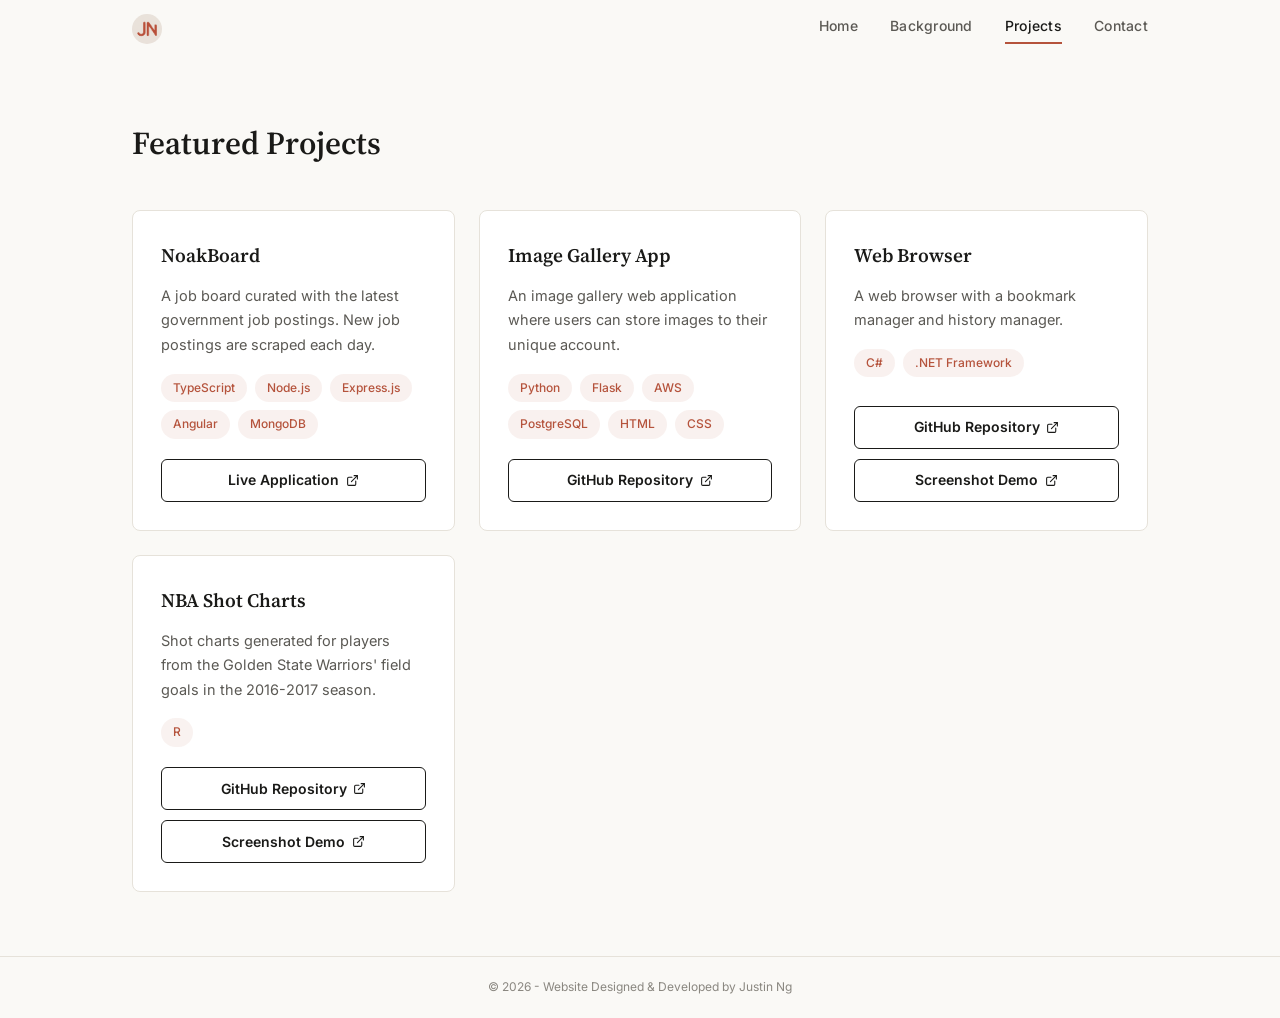
<file: projects.html>
<!doctype html>
<html lang="en">

<head>

  <meta charset="utf-8">
  <meta name="viewport" content="width=device-width, initial-scale=1">

  <link href="css/style.css" rel="stylesheet" />
  <link rel="icon" href="images/favicon.ico" />

  <title>Projects</title>

</head>

<body>

  <!-- ###################################### Navigation Bar ###################################### -->
  <nav id="navbar" class="navbar">
    <div class="navbar-inner">
      <a class="navbar-brand" href="index.html"><img src="images/favicon.png" alt="Justin Ng"></a>

      <button id="navToggler" class="navbar-toggler" type="button" aria-label="Toggle navigation" aria-expanded="false">
        <span></span><span></span><span></span>
      </button>

      <ul id="navLinks" class="nav-links">
        <li><a class="nav-link" href="index.html">Home</a></li>
        <li><a class="nav-link" href="background.html">Background</a></li>
        <li><a class="nav-link" href="projects.html">Projects</a></li>
        <li><a class="nav-link" href="contact.html">Contact</a></li>
      </ul>
    </div>
  </nav>

  <main>

    <!-- ###################################### Projects ###################################### -->

    <section id="projects" class="container">
      <h2 id="projects-title-text" class="section-heading"></h2>

      <div class="project-cards-container">

        <!-- Project Item -->
        <div class="project-card">
          <h3 class="project-title">NoakBoard</h3>
          <p class="project-description">
            A job board curated with the latest government job postings. New job postings are scraped each day.
          </p>
          <div class="project-tags">
            <span class="project-tag">TypeScript</span>
            <span class="project-tag">Node.js</span>
            <span class="project-tag">Express.js</span>
            <span class="project-tag">Angular</span>
            <span class="project-tag">MongoDB</span>
          </div>
          <div class="project-links">
            <a href="https://www.noakboard.com" target="_blank" class="project-link">
              Live Application
              <svg viewBox="0 0 24 24" fill="none" stroke="currentColor" stroke-width="2" stroke-linecap="round" stroke-linejoin="round"><path d="M18 13v6a2 2 0 0 1-2 2H5a2 2 0 0 1-2-2V8a2 2 0 0 1 2-2h6"></path><polyline points="15 3 21 3 21 9"></polyline><line x1="10" y1="14" x2="21" y2="3"></line></svg>
            </a>
          </div>
        </div>

        <!-- Project Item -->
        <div class="project-card">
          <h3 class="project-title">Image Gallery App</h3>
          <p class="project-description">
            An image gallery web application where users can store images to their unique account.
          </p>
          <div class="project-tags">
            <span class="project-tag">Python</span>
            <span class="project-tag">Flask</span>
            <span class="project-tag">AWS</span>
            <span class="project-tag">PostgreSQL</span>
            <span class="project-tag">HTML</span>
            <span class="project-tag">CSS</span>
          </div>
          <div class="project-links">
            <a href="https://github.com/justinriverng/python-image-gallery" target="_blank" class="project-link">
              GitHub Repository
              <svg viewBox="0 0 24 24" fill="none" stroke="currentColor" stroke-width="2" stroke-linecap="round" stroke-linejoin="round"><path d="M18 13v6a2 2 0 0 1-2 2H5a2 2 0 0 1-2-2V8a2 2 0 0 1 2-2h6"></path><polyline points="15 3 21 3 21 9"></polyline><line x1="10" y1="14" x2="21" y2="3"></line></svg>
            </a>
          </div>
        </div>

        <!-- Project Item -->
        <div class="project-card">
          <h3 class="project-title">Web Browser</h3>
          <p class="project-description">
            A web browser with a bookmark manager and history manager.
          </p>
          <div class="project-tags">
            <span class="project-tag">C#</span>
            <span class="project-tag">.NET Framework</span>
          </div>
          <div class="project-links">
            <a href="https://github.com/JustinRiverNg/WebBrowser" target="_blank" class="project-link">
              GitHub Repository
              <svg viewBox="0 0 24 24" fill="none" stroke="currentColor" stroke-width="2" stroke-linecap="round" stroke-linejoin="round"><path d="M18 13v6a2 2 0 0 1-2 2H5a2 2 0 0 1-2-2V8a2 2 0 0 1 2-2h6"></path><polyline points="15 3 21 3 21 9"></polyline><line x1="10" y1="14" x2="21" y2="3"></line></svg>
            </a>
            <a href="images/super-web-browser-1.png" target="_blank" class="project-link">
              Screenshot Demo
              <svg viewBox="0 0 24 24" fill="none" stroke="currentColor" stroke-width="2" stroke-linecap="round" stroke-linejoin="round"><path d="M18 13v6a2 2 0 0 1-2 2H5a2 2 0 0 1-2-2V8a2 2 0 0 1 2-2h6"></path><polyline points="15 3 21 3 21 9"></polyline><line x1="10" y1="14" x2="21" y2="3"></line></svg>
            </a>
          </div>
        </div>

        <!-- Project Item -->
        <div class="project-card">
          <h3 class="project-title">NBA Shot Charts</h3>
          <p class="project-description">
            Shot charts generated for players from the Golden State Warriors' field goals in the 2016-2017 season.
          </p>
          <div class="project-tags">
            <span class="project-tag">R</span>
          </div>
          <div class="project-links">
            <a href="https://github.com/JustinRiverNg/Computing-Data/tree/master/hw03" target="_blank" class="project-link">
              GitHub Repository
              <svg viewBox="0 0 24 24" fill="none" stroke="currentColor" stroke-width="2" stroke-linecap="round" stroke-linejoin="round"><path d="M18 13v6a2 2 0 0 1-2 2H5a2 2 0 0 1-2-2V8a2 2 0 0 1 2-2h6"></path><polyline points="15 3 21 3 21 9"></polyline><line x1="10" y1="14" x2="21" y2="3"></line></svg>
            </a>
            <a href="images/gsw-shot-chart-1.png" target="_blank" class="project-link">
              Screenshot Demo
              <svg viewBox="0 0 24 24" fill="none" stroke="currentColor" stroke-width="2" stroke-linecap="round" stroke-linejoin="round"><path d="M18 13v6a2 2 0 0 1-2 2H5a2 2 0 0 1-2-2V8a2 2 0 0 1 2-2h6"></path><polyline points="15 3 21 3 21 9"></polyline><line x1="10" y1="14" x2="21" y2="3"></line></svg>
            </a>
          </div>
        </div>

      </div>
    </section>

  </main>

  <!-- ###################################### Copyright ###################################### -->
  <section id="copyright">
    <p>© 2026 - Website Designed & Developed by Justin Ng</p>
  </section>

  <!-- JavaScript -->
  <script type="text/javascript" src="js/main.js"></script>
  <script type="text/javascript" src="js/projects.js"></script>

</body>

</html>
</file>
<file: css/style.css>
@import url('https://fonts.googleapis.com/css2?family=Inter:wght@400;500;600&family=Source+Serif+4:opsz,wght@8..60,500;8..60,600;8..60,700&display=swap');

:root {
  --bg: #faf9f6;
  --card-bg: #ffffff;
  --ink: #1a1a18;
  --ink-soft: #5b5954;
  --ink-faint: #8a8780;
  --border: #e6e2da;
  --accent: #b5533c;
  --accent-soft: rgba(181, 83, 60, 0.08);
  --accent-soft-strong: rgba(181, 83, 60, 0.14);
  --measure: 640px;
}

* {
  box-sizing: border-box;
}

html {
  scroll-behavior: smooth;
}

body {
  background-color: var(--bg);
  color: var(--ink);
  font-family: 'Inter', sans-serif;
  font-size: 16px;
  line-height: 1.7;
  margin: 0;
  min-height: 100vh;
  display: flex;
  flex-direction: column;
}

main {
  flex: 1;
}

.container {
  width: 100%;
  max-width: 1080px;
  margin: 0 auto;
  padding: 0 2rem;
}

h1, h2, h3, h4, h5, h6 {
  font-family: 'Source Serif 4', serif;
  color: var(--ink);
  font-weight: 600;
  margin: 0;
}

p {
  color: var(--ink-soft);
  margin: 0 0 1rem 0;
}

a {
  color: var(--accent);
  text-decoration: none;
}

a:hover {
  text-decoration: underline;
}

ul {
  margin: 0;
  padding: 0;
}

.section-heading {
  font-size: 2rem;
  margin-bottom: 2.5rem;
}

.section-heading .cursor {
  color: var(--accent);
}

/********************************** Navigation *********************************/

.navbar {
  position: sticky;
  top: 0;
  z-index: 1000;
  background-color: var(--bg);
  border-bottom: 1px solid transparent;
  transition: border-color 0.3s ease, box-shadow 0.3s ease;
}

.navbar-scrolled {
  border-bottom-color: var(--border);
  box-shadow: 0 2px 12px rgba(0, 0, 0, 0.04);
}

.navbar-inner {
  display: flex;
  align-items: center;
  justify-content: space-between;
  padding: 0.9rem 2rem;
  max-width: 1080px;
  margin: 0 auto;
}

.navbar-brand {
  display: flex;
  align-items: center;
}

.navbar-brand img {
  width: 30px;
  height: 30px;
  border-radius: 50%;
  transition: transform 0.2s ease;
}

.navbar-brand:hover img {
  transform: scale(1.08);
}

.navbar-toggler {
  display: none;
  background: none;
  border: none;
  cursor: pointer;
  padding: 0.5rem;
  flex-direction: column;
  gap: 5px;
}

.navbar-toggler span {
  display: block;
  width: 22px;
  height: 2px;
  background-color: var(--ink);
}

.nav-links {
  list-style: none;
  display: flex;
  gap: 2rem;
  margin: 0;
  padding: 0;
}

.nav-link {
  display: block;
  color: var(--ink-soft);
  font-size: 14px;
  font-weight: 500;
  letter-spacing: 0.02em;
  text-decoration: none;
  padding-bottom: 4px;
  border-bottom: 2px solid transparent;
  transition: color 0.2s ease, border-color 0.2s ease;
}

.nav-link:hover {
  color: var(--ink);
  text-decoration: none;
}

.nav-link.active {
  color: var(--ink);
  border-bottom-color: var(--accent);
}

@media screen and (max-width: 700px) {
  .navbar-toggler {
    display: flex;
  }

  .nav-links {
    position: absolute;
    top: 100%;
    left: 0;
    right: 0;
    flex-direction: column;
    gap: 0;
    background-color: var(--bg);
    border-bottom: 1px solid var(--border);
    max-height: 0;
    overflow: hidden;
    transition: max-height 0.3s ease;
  }

  .nav-links.open {
    max-height: 300px;
  }

  .nav-link {
    padding: 1rem 2rem;
    border-bottom: 1px solid var(--border);
    border-left: 2px solid transparent;
  }

  .nav-link.active {
    border-left-color: var(--accent);
    border-bottom-color: var(--border);
  }
}

/********************************** Hero / Greeting *********************************/

.hero {
  display: flex;
  flex-direction: row;
  align-items: center;
  gap: 2rem;
  max-width: var(--measure);
  padding: 4.5rem 0 3rem 0;
}

.hero-photo {
  width: 180px;
  height: 180px;
  flex-shrink: 0;
  object-fit: cover;
  border-radius: 50%;
  border: 2px solid var(--border);
  transition: box-shadow 0.3s ease;
}

.hero-photo:hover {
  box-shadow: 0 10px 30px rgba(181, 83, 60, 0.18);
}

.hero-intro {
  font-size: 1.75rem;
  line-height: 1.4;
  max-width: var(--measure);
}

@media screen and (max-width: 700px) {
  .hero {
    flex-direction: column;
    align-items: center;
    text-align: center;
    padding-top: 3rem;
  }

  .hero-photo {
    width: 120px;
    height: 120px;
  }

  .hero-intro {
    font-size: 1.4rem;
  }
}

/********************************** Home / About *********************************/

#home {
  padding-top: 1rem;
  padding-bottom: 4rem;
}

#home p {
  max-width: var(--measure);
}

.tech-row {
  display: flex;
  flex-wrap: wrap;
  gap: 1.5rem;
  margin: 1.5rem 0 2rem 0;
}

.technology-icon {
  width: 34px;
  height: 34px;
  object-fit: contain;
  filter: grayscale(100%) opacity(0.55);
  transition: filter 0.25s ease, transform 0.25s ease;
}

.technology-icon:hover {
  filter: grayscale(0%) opacity(1);
  transform: translateY(-4px);
}

.github-note {
  font-size: 13px;
  color: var(--ink-faint);
  border-top: 1px solid var(--border);
  padding-top: 1.5rem;
  max-width: var(--measure);
}

/********************************** Experience / Timeline *********************************/

#experience {
  padding-top: 3.5rem;
  padding-bottom: 4rem;
}

.timeline {
  border-left: 2px solid var(--border);
  max-width: 760px;
  margin-top: 2rem;
}

.timeline-item {
  position: relative;
  list-style: none;
  padding: 0 0 2.25rem 2rem;
  margin-left: -2px;
  border-left: 2px solid transparent;
  transition: border-color 0.3s ease, background-color 0.3s ease;
}

.timeline-item::before {
  content: '';
  position: absolute;
  left: -7px;
  top: 6px;
  width: 10px;
  height: 10px;
  border-radius: 50%;
  background-color: var(--border);
  transition: background-color 0.3s ease, box-shadow 0.3s ease;
}

.timeline-item:hover {
  border-left-color: var(--accent);
  background-color: var(--accent-soft);
}

.timeline-item:hover::before {
  background-color: var(--accent);
  box-shadow: 0 0 0 4px var(--accent-soft-strong);
}

.timeline-date {
  display: inline-block;
  font-size: 13px;
  font-weight: 600;
  letter-spacing: 0.03em;
  text-transform: uppercase;
  color: var(--accent);
  margin-bottom: 0.5rem;
}

.job-role {
  font-size: 1.15rem;
  margin-bottom: 0.2rem;
}

.job-company {
  font-family: 'Inter', sans-serif;
  color: var(--ink-soft);
  font-size: 14px;
  font-weight: 600;
  margin-bottom: 0.6rem;
}

.job-description {
  margin: 0;
  max-width: var(--measure);
}

/********************************** Education *********************************/

#education {
  padding-top: 3.5rem;
  padding-bottom: 4rem;
  border-top: 1px solid var(--border);
}

.education-cards-container {
  display: grid;
  grid-template-columns: repeat(auto-fit, minmax(240px, 1fr));
  gap: 1.5rem;
  margin-top: 2rem;
}

.education-card {
  background-color: var(--card-bg);
  border: 1px solid var(--border);
  border-radius: 8px;
  padding: 2rem 1.5rem;
  display: flex;
  flex-direction: column;
  align-items: center;
  text-align: center;
  transition: transform 0.25s ease, box-shadow 0.25s ease, border-color 0.25s ease;
}

.education-card:hover {
  transform: translateY(-6px);
  border-color: var(--accent);
  box-shadow: 0 10px 24px rgba(0, 0, 0, 0.06);
}

.education-logo {
  width: 5rem;
  height: 5rem;
  object-fit: contain;
  margin-bottom: 1.25rem;
}

.education-institution {
  font-size: 1.05rem;
  margin-bottom: 0.4rem;
}

.education-degree {
  font-size: 14px;
  color: var(--ink-soft);
  flex: 1;
  margin-bottom: 1.25rem;
}

.graduation-badge {
  display: inline-block;
  padding: 5px 14px;
  border-radius: 20px;
  font-size: 12px;
  font-weight: 600;
  color: var(--accent);
  background-color: var(--accent-soft);
}

/********************************** Projects *********************************/

#projects {
  padding-top: 3.5rem;
  padding-bottom: 4rem;
}

.project-cards-container {
  display: grid;
  grid-template-columns: repeat(auto-fit, minmax(280px, 1fr));
  gap: 1.5rem;
  margin-top: 2rem;
}

.project-card {
  background-color: var(--card-bg);
  border: 1px solid var(--border);
  border-radius: 8px;
  padding: 1.75rem;
  display: flex;
  flex-direction: column;
  transition: transform 0.25s ease, box-shadow 0.25s ease, border-color 0.25s ease;
}

.project-card:hover {
  transform: translateY(-6px);
  border-color: var(--accent);
  box-shadow: 0 10px 24px rgba(0, 0, 0, 0.06);
}

.project-title {
  font-size: 1.2rem;
  margin-bottom: 0.75rem;
}

.project-description {
  font-size: 14.5px;
  margin-bottom: 1rem;
}

.project-tags {
  display: flex;
  flex-wrap: wrap;
  gap: 0.5rem;
  margin-bottom: 1.25rem;
}

.project-tag {
  font-size: 12px;
  font-weight: 500;
  color: var(--accent);
  background-color: var(--accent-soft);
  border-radius: 20px;
  padding: 4px 12px;
}

.project-links {
  margin-top: auto;
  display: flex;
  flex-direction: column;
  gap: 0.6rem;
}

.project-link {
  display: inline-flex;
  align-items: center;
  gap: 0.4rem;
  font-size: 14px;
  font-weight: 600;
  color: var(--ink);
  border: 1px solid var(--ink);
  border-radius: 6px;
  padding: 0.55rem 0.9rem;
  text-decoration: none;
  text-align: center;
  justify-content: center;
  transition: background-color 0.2s ease, color 0.2s ease, border-color 0.2s ease;
}

.project-link:hover {
  background-color: var(--ink);
  color: var(--bg);
  text-decoration: none;
}

.project-link svg {
  width: 13px;
  height: 13px;
}

/********************************** Contact *********************************/

#contact {
  padding-top: 4.5rem;
  padding-bottom: 5rem;
  text-align: center;
}

#contact.container {
  max-width: 560px;
}

#contact p {
  margin-left: auto;
  margin-right: auto;
}

.email-link {
  display: inline-flex;
  align-items: center;
  justify-content: center;
  width: 68px;
  height: 68px;
  border-radius: 50%;
  background-color: var(--accent-soft);
  margin: 1.5rem 0 2rem 0;
  transition: transform 0.25s ease, background-color 0.25s ease;
}

.email-link:hover {
  transform: translateY(-6px);
  background-color: var(--accent-soft-strong);
}

#email-icon {
  width: 30px;
  height: 30px;
}

.contact-icons {
  display: flex;
  justify-content: center;
  gap: 1.5rem;
}

.contact-icon-link {
  display: inline-flex;
}

.contact-icon {
  width: 32px;
  height: 32px;
  transition: transform 0.25s ease;
}

#github-icon {
  border-radius: 6px;
}

.contact-icon:hover {
  transform: translateY(-6px);
}

/********************************** Footer *********************************/

#copyright {
  text-align: center;
  border-top: 1px solid var(--border);
  padding: 1.25rem 2rem;
}

#copyright p {
  color: var(--ink-faint);
  font-size: 12px;
  margin: 0;
}

#copyright a {
  color: var(--ink-faint);
  text-decoration: underline;
}

#copyright a:hover {
  color: var(--accent);
}
</file>
